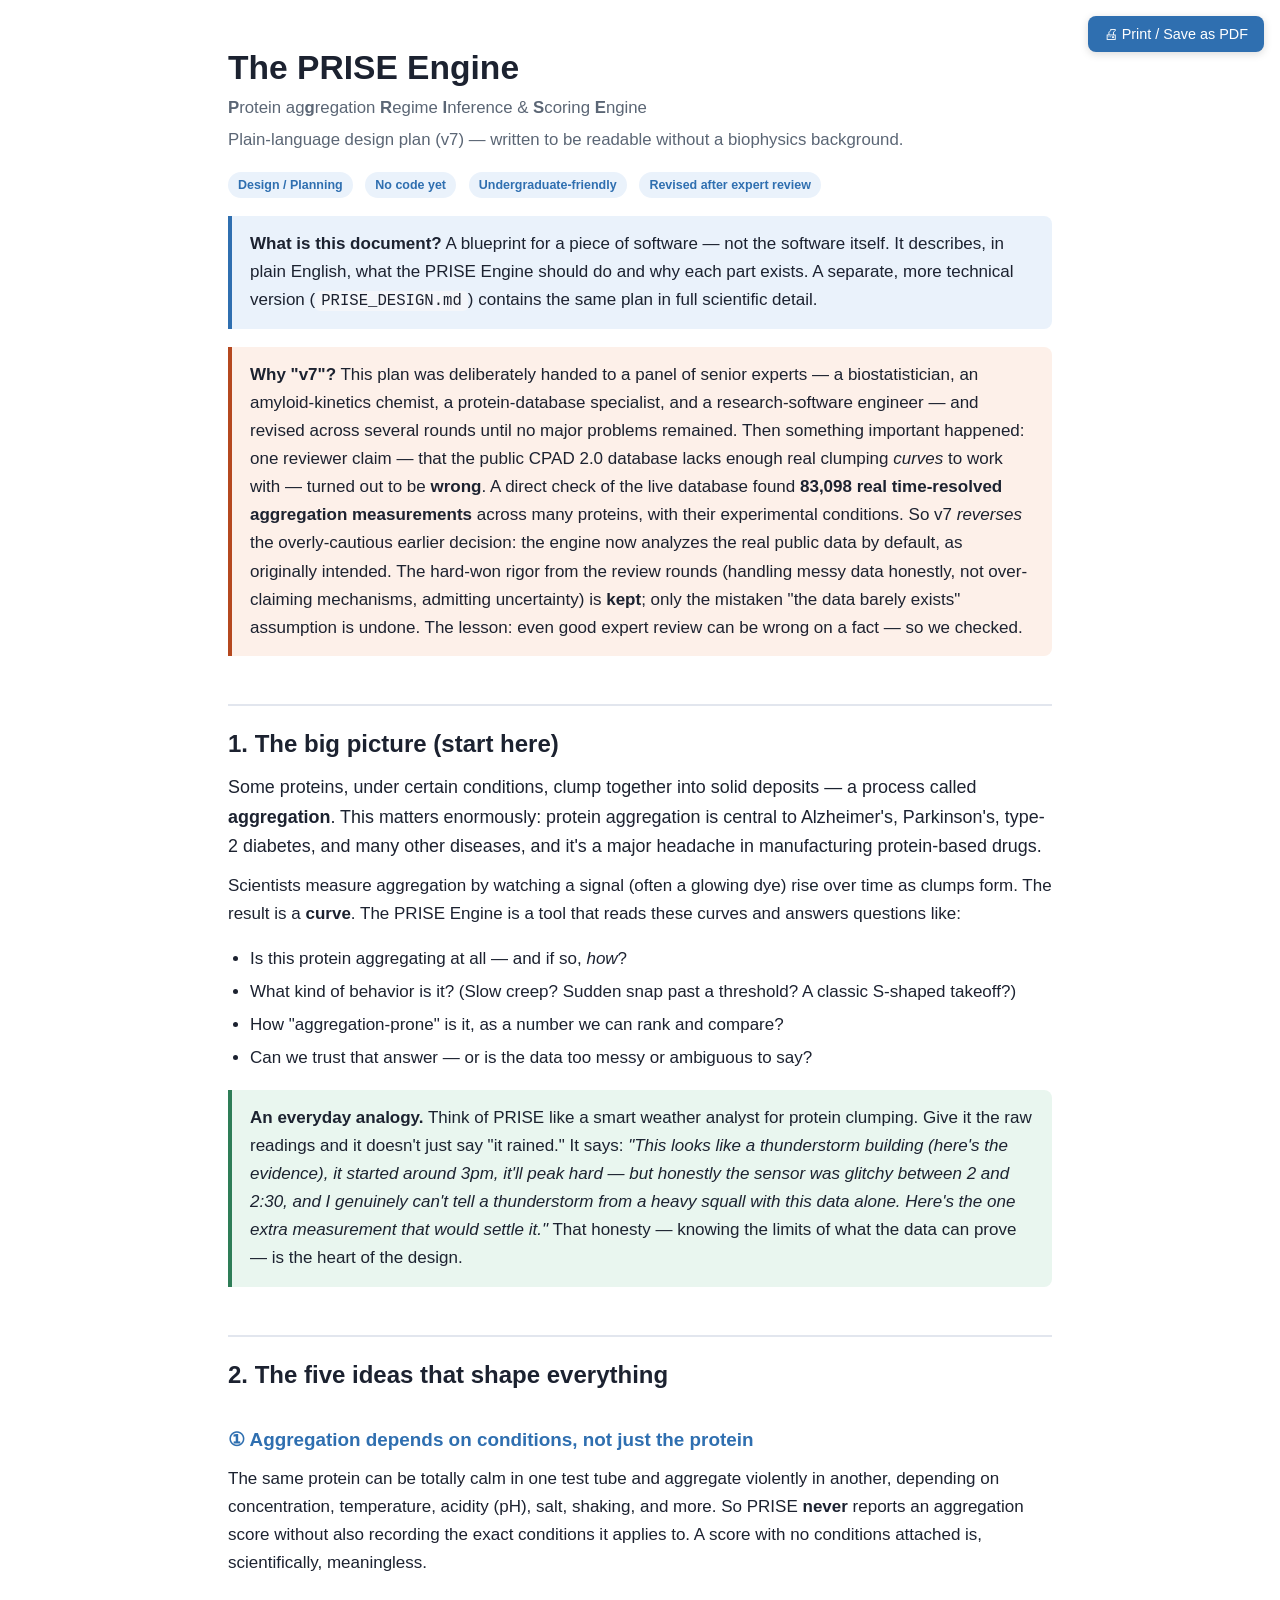
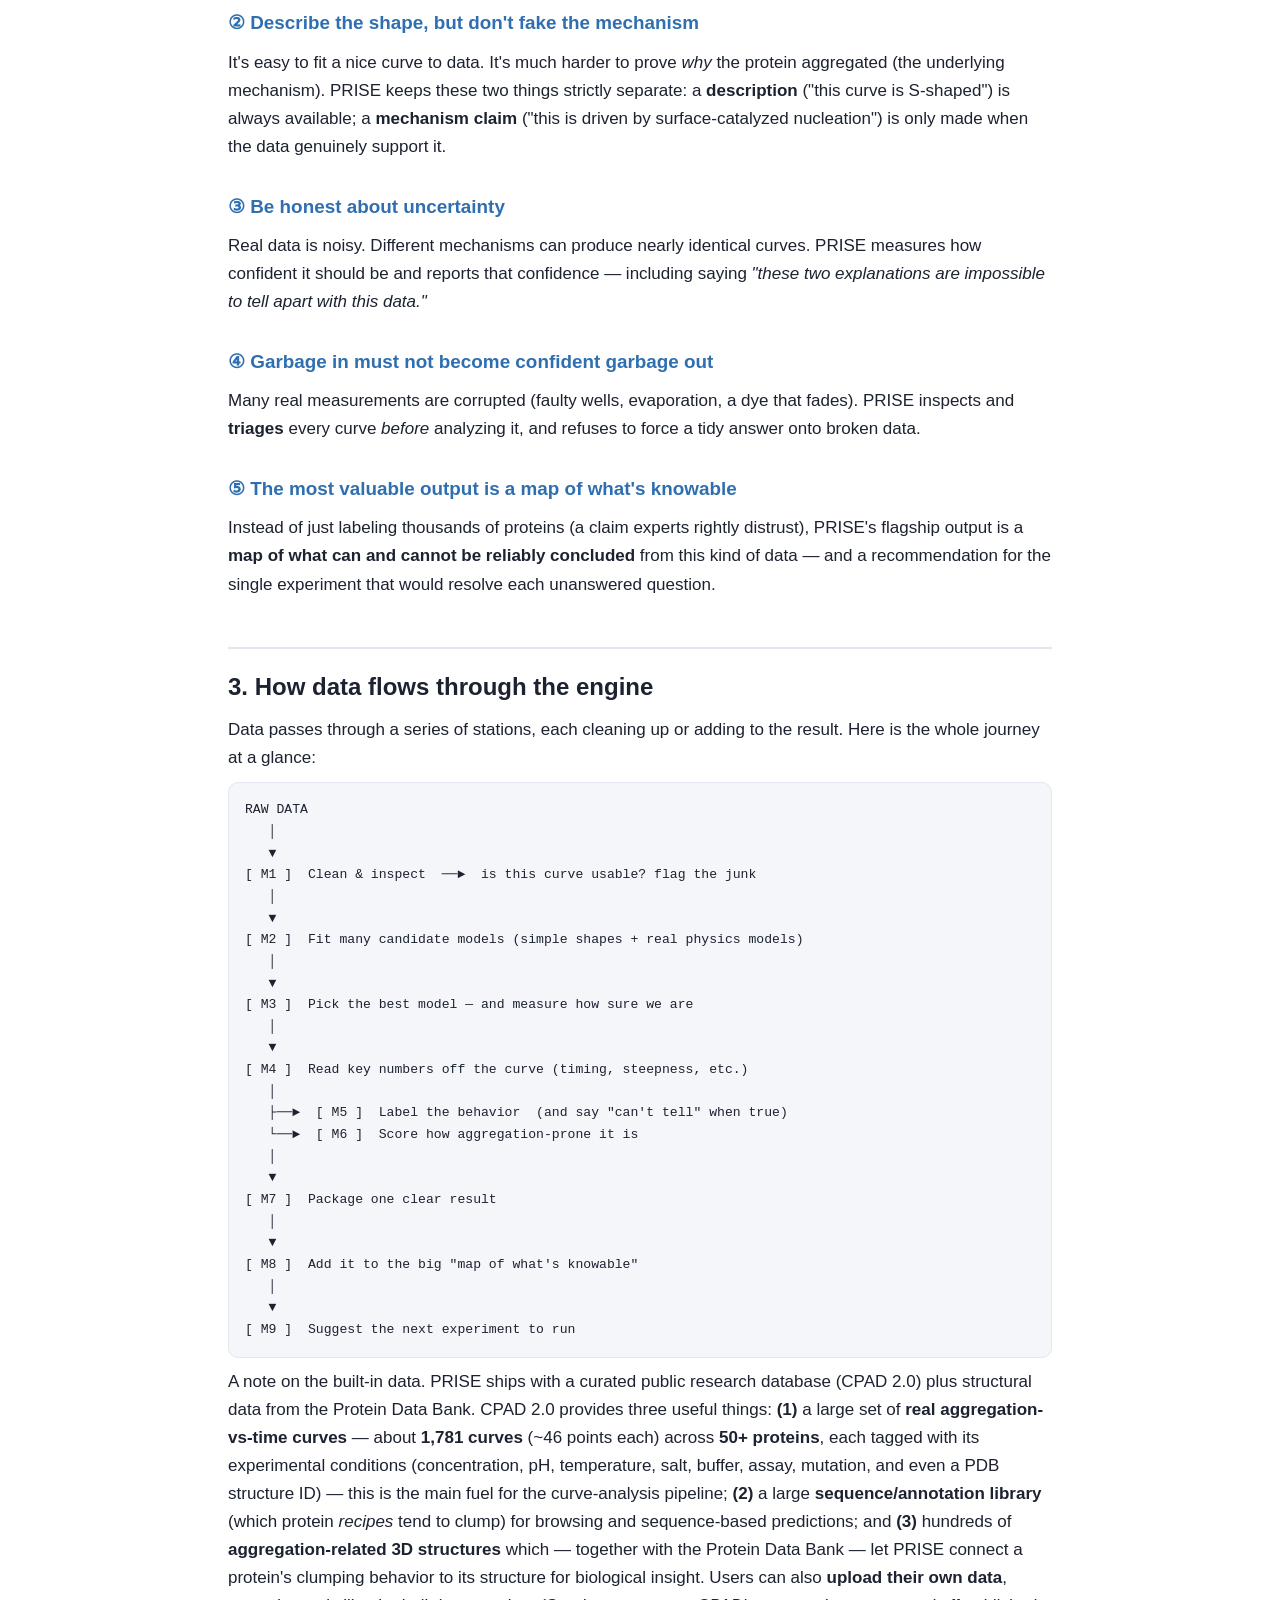
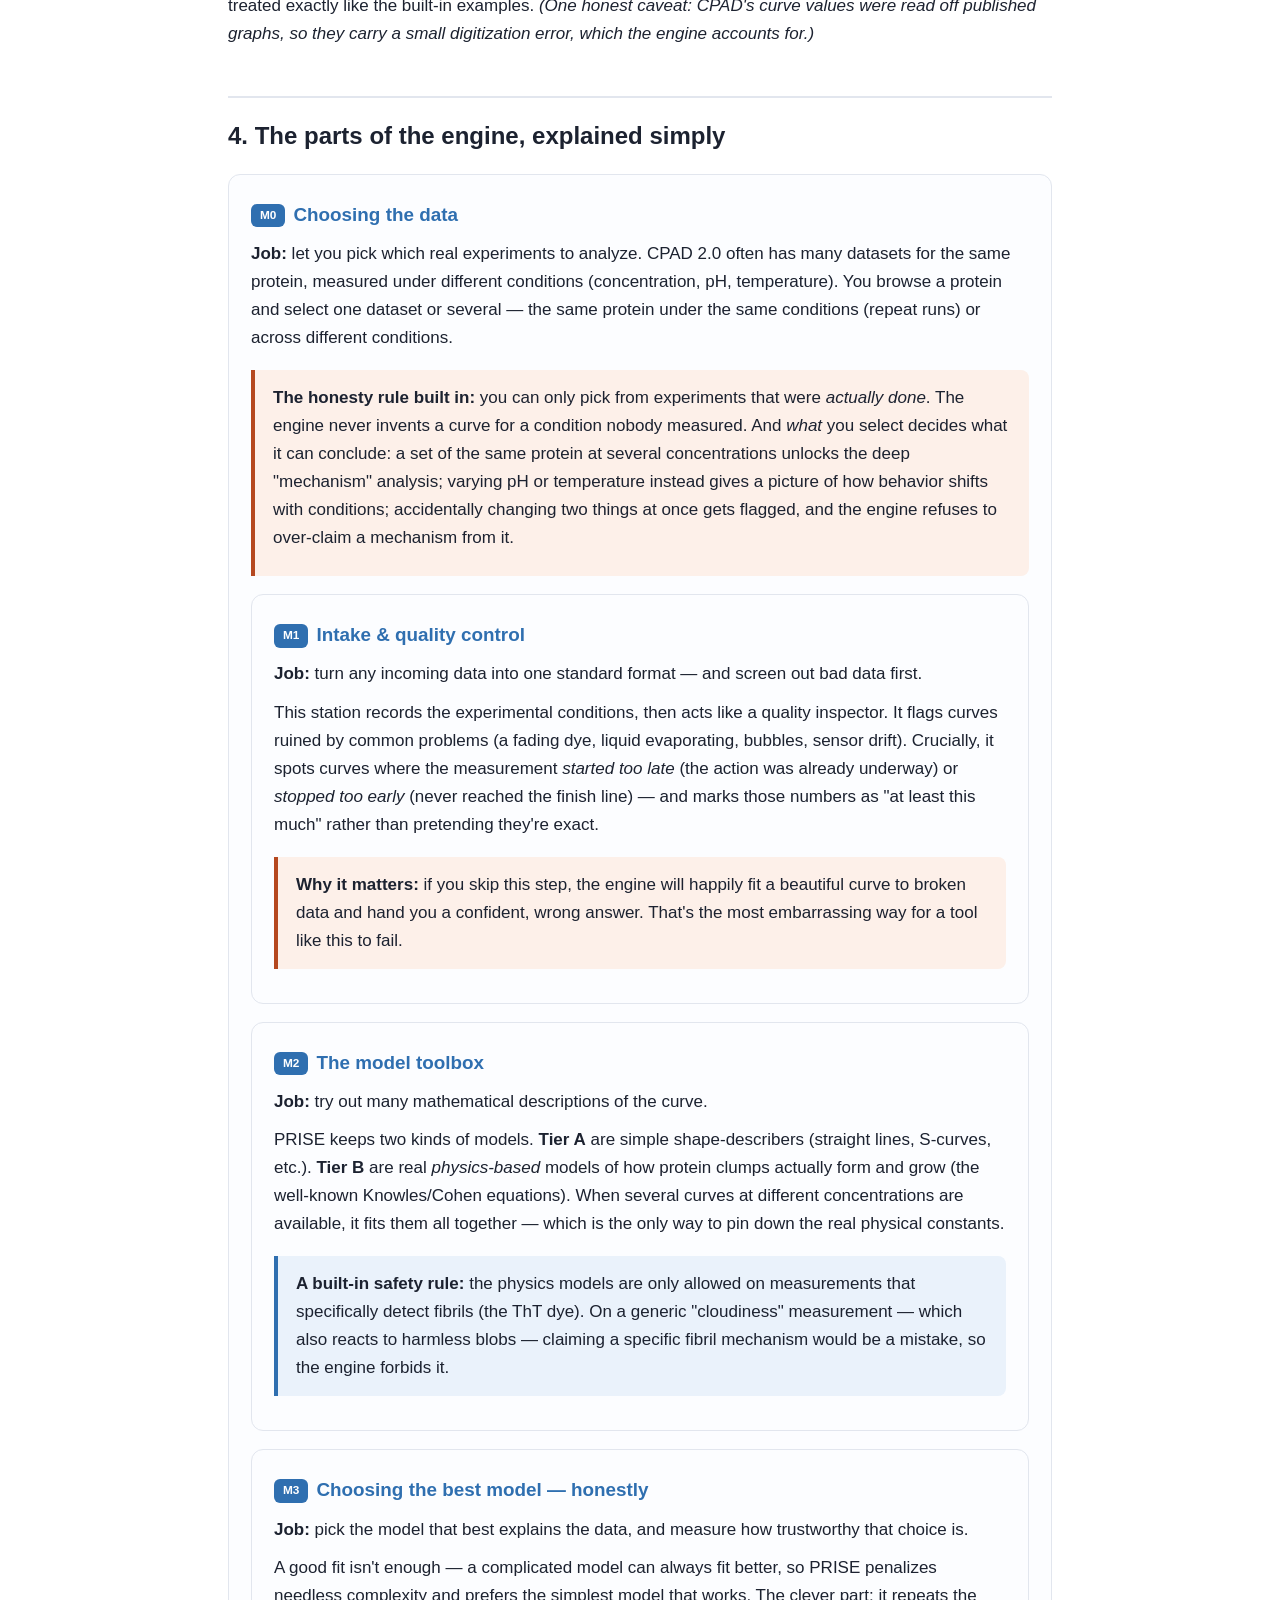
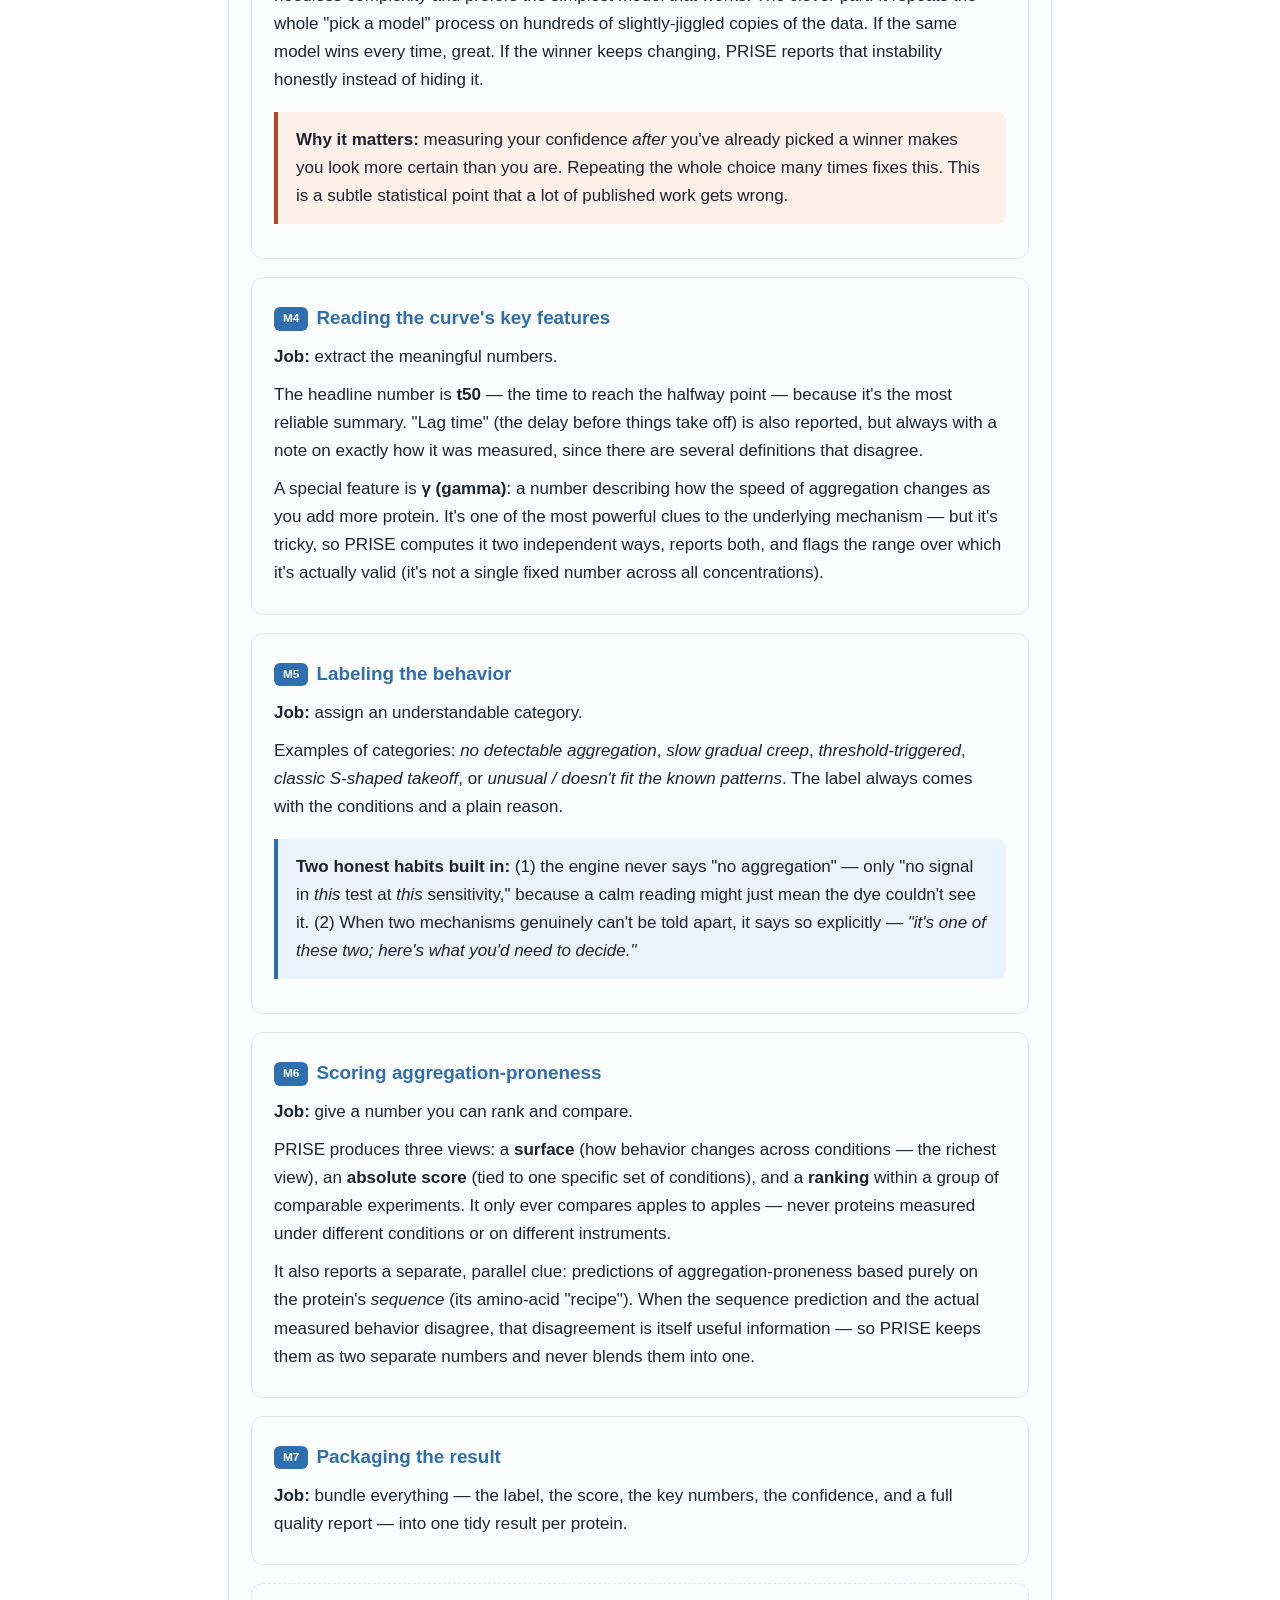
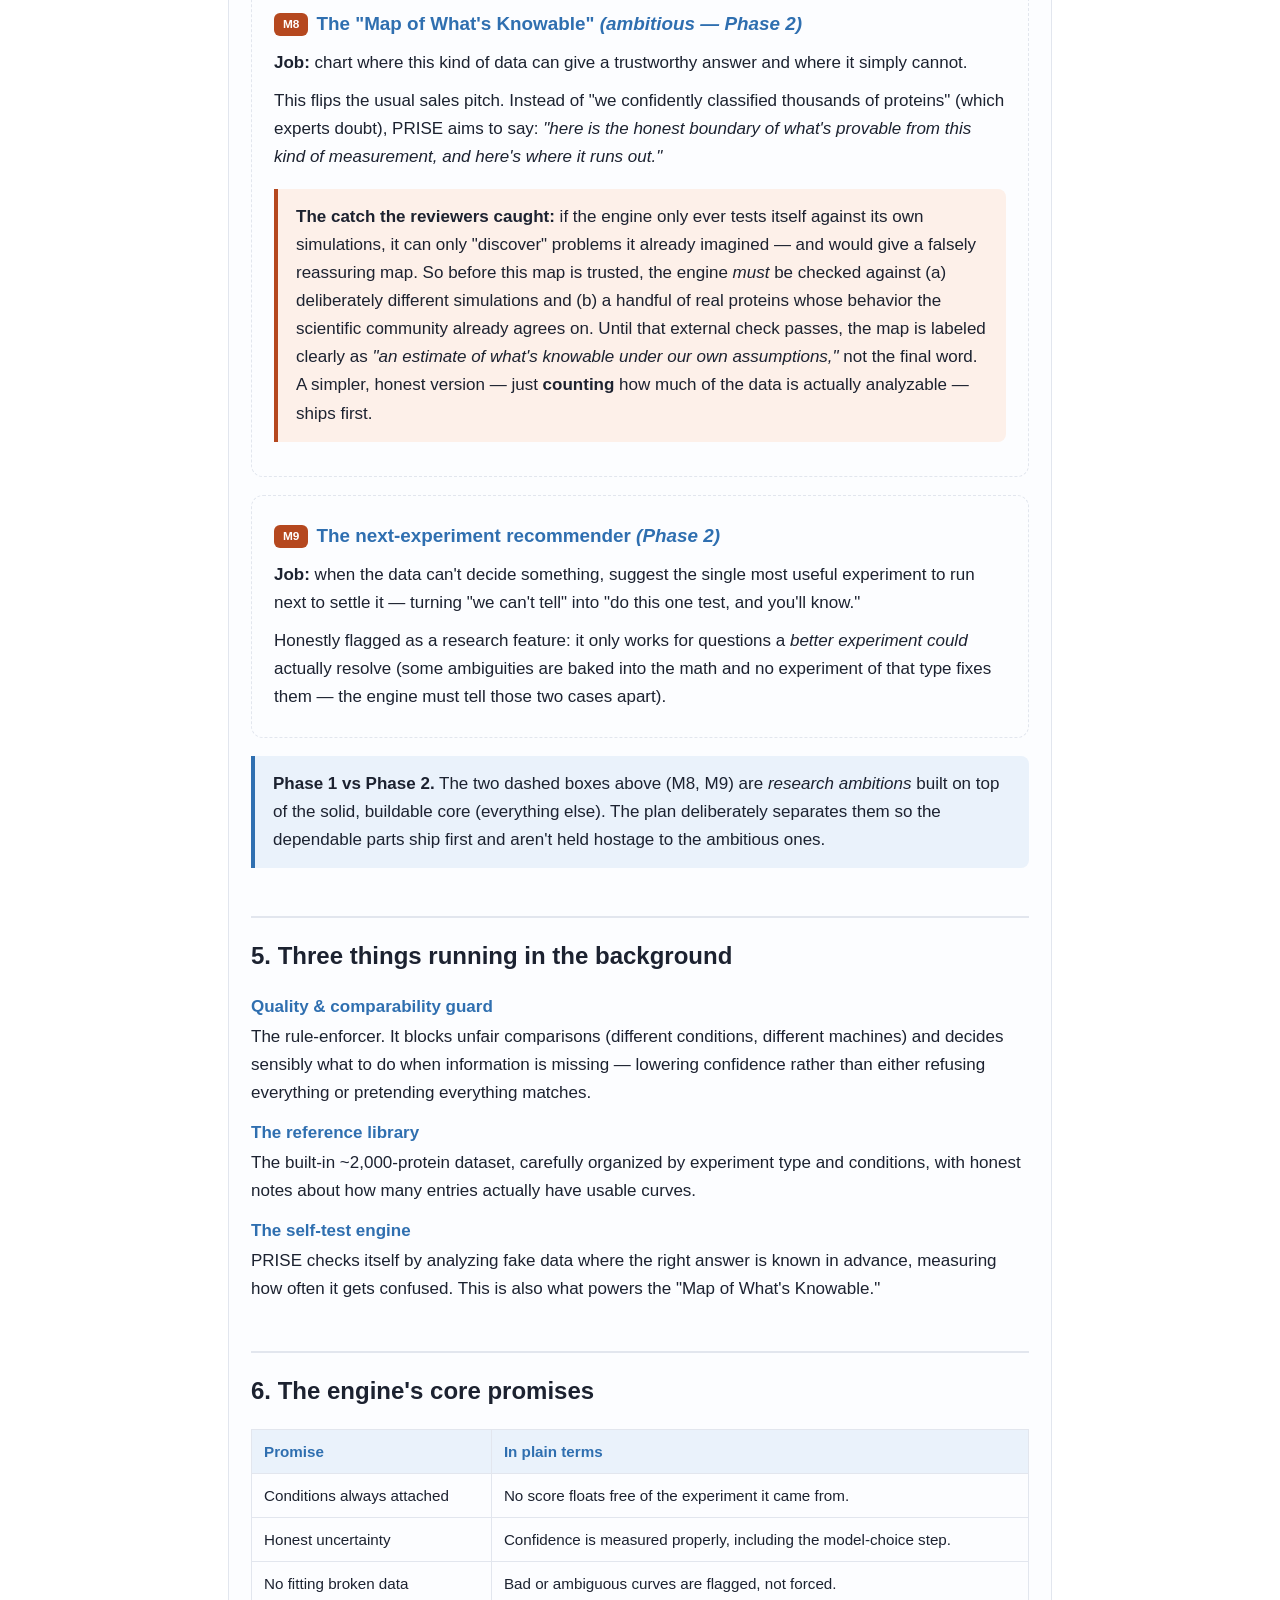
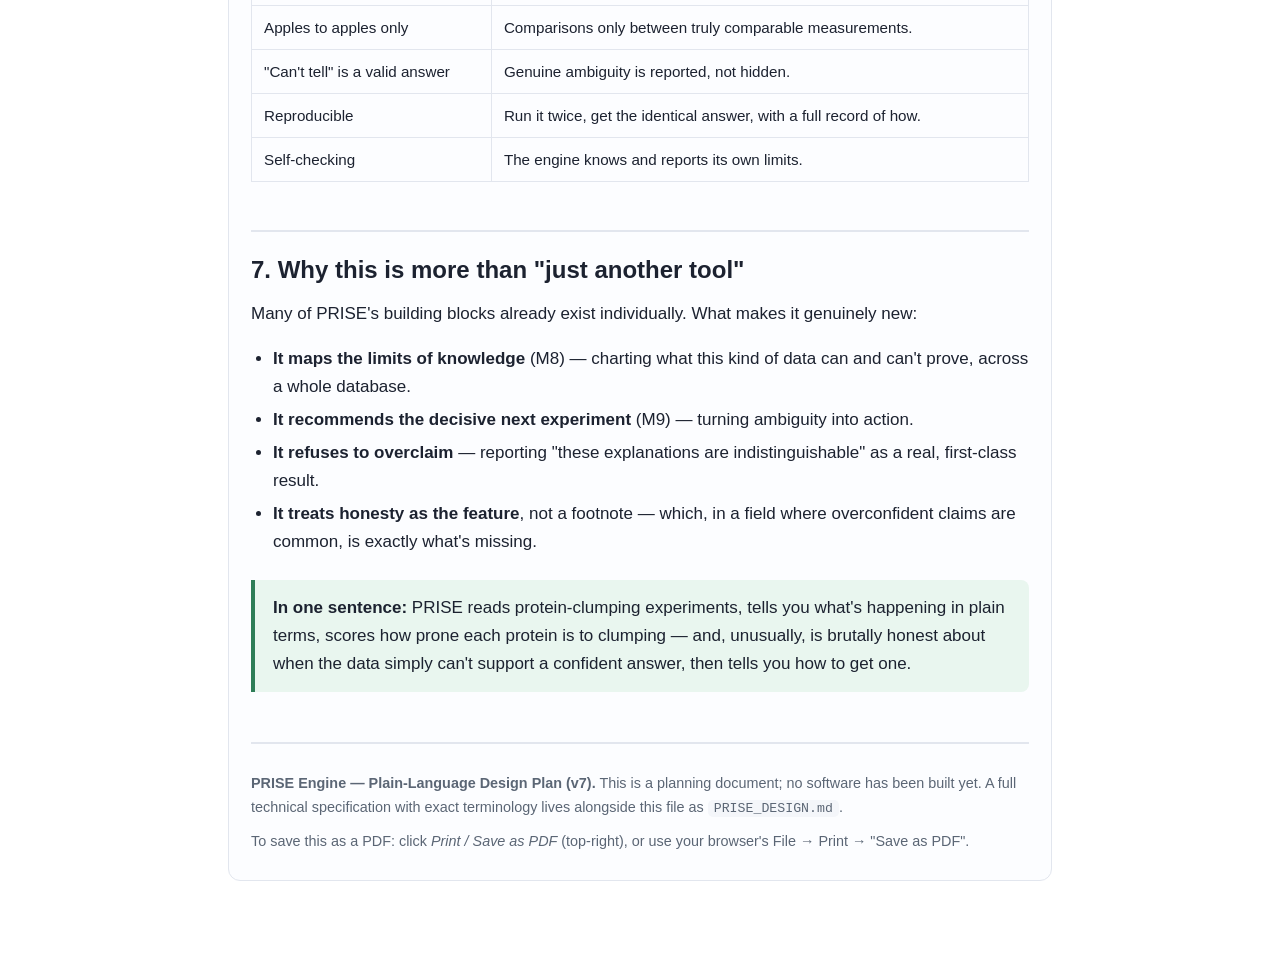
<file: PRISE_Design_Plain.html>
<!DOCTYPE html>
<html lang="en">
<head>
<meta charset="UTF-8">
<meta name="viewport" content="width=device-width, initial-scale=1.0">
<title>PRISE Engine — Design Plan (Plain-Language Edition)</title>
<style>
  :root{
    --ink:#1c2230; --muted:#5b6675; --line:#e2e6ee; --bg:#ffffff;
    --accent:#2f6fb0; --accent-soft:#eaf2fb; --warn:#b5481f; --warn-soft:#fdf0e9;
    --good:#2e7d57; --good-soft:#e9f6ef; --code:#f4f6fa;
  }
  *{box-sizing:border-box;}
  html{scroll-behavior:smooth;}
  body{
    font-family:-apple-system,Segoe UI,Roboto,Helvetica,Arial,sans-serif;
    color:var(--ink); background:var(--bg); line-height:1.65;
    max-width:880px; margin:0 auto; padding:48px 28px 80px;
    font-size:17px;
  }
  h1{font-size:2.1rem; line-height:1.2; margin:0 0 6px;}
  .sub{color:var(--muted); font-size:1.05rem; margin:0 0 4px;}
  .tag{display:inline-block; background:var(--accent-soft); color:var(--accent);
    font-size:.78rem; font-weight:600; padding:3px 10px; border-radius:20px; margin:14px 8px 0 0;}
  h2{font-size:1.5rem; margin:48px 0 4px; padding-top:18px; border-top:2px solid var(--line);}
  h3{font-size:1.18rem; margin:30px 0 6px; color:var(--accent);}
  p{margin:10px 0;}
  .lead{font-size:1.12rem; color:var(--ink);}
  .callout{border-left:4px solid var(--accent); background:var(--accent-soft);
    padding:14px 18px; border-radius:0 8px 8px 0; margin:18px 0;}
  .analogy{border-left:4px solid var(--good); background:var(--good-soft);
    padding:14px 18px; border-radius:0 8px 8px 0; margin:18px 0;}
  .analogy strong, .callout strong{color:inherit;}
  .why{border-left:4px solid var(--warn); background:var(--warn-soft);
    padding:14px 18px; border-radius:0 8px 8px 0; margin:18px 0;}
  .module{border:1px solid var(--line); border-radius:12px; padding:6px 22px 16px;
    margin:18px 0; background:#fcfdff;}
  .module h3{margin-top:18px;}
  .pill{display:inline-block; font-size:.74rem; font-weight:700; color:#fff;
    background:var(--accent); padding:2px 9px; border-radius:6px; margin-right:8px; vertical-align:2px;}
  code{background:var(--code); padding:1px 6px; border-radius:5px; font-size:.92em;
    font-family:Consolas,Menlo,monospace;}
  pre{background:var(--code); padding:14px 16px; border-radius:10px; overflow-x:auto;
    font-size:.86rem; line-height:1.5; border:1px solid var(--line);}
  table{border-collapse:collapse; width:100%; margin:18px 0; font-size:.95rem;}
  th,td{border:1px solid var(--line); padding:9px 12px; text-align:left; vertical-align:top;}
  th{background:var(--accent-soft); color:var(--accent);}
  ul,ol{padding-left:22px;} li{margin:5px 0;}
  .toc{background:#f8fafd; border:1px solid var(--line); border-radius:12px; padding:14px 24px;}
  .toc a{color:var(--accent); text-decoration:none;}
  .toc a:hover{text-decoration:underline;}
  .flow{font-family:Consolas,Menlo,monospace; font-size:.82rem; background:var(--code);
    border:1px solid var(--line); border-radius:10px; padding:16px; white-space:pre; overflow-x:auto;}
  dt{font-weight:700; margin-top:12px; color:var(--accent);}
  dd{margin:2px 0 0 0;}
  .printbtn{position:fixed; top:16px; right:16px; background:var(--accent); color:#fff;
    border:none; padding:10px 16px; border-radius:8px; font-size:.9rem; cursor:pointer;
    box-shadow:0 2px 8px rgba(0,0,0,.15);}
  footer{margin-top:50px; padding-top:18px; border-top:2px solid var(--line);
    color:var(--muted); font-size:.9rem;}
  @media print{
    body{font-size:11.5pt; max-width:none; padding:0;}
    .printbtn{display:none;}
    h2{border-top:1px solid #ccc; page-break-after:avoid;}
    h3{page-break-after:avoid;}
    .module,.callout,.analogy,.why,table,pre,.flow{page-break-inside:avoid;}
    a{color:var(--ink); text-decoration:none;}
  }
</style>
</head>
<body>

<button class="printbtn" onclick="window.print()">🖨 Print / Save as PDF</button>

<h1>The PRISE Engine</h1>
<p class="sub"><strong>P</strong>rotein ag<strong>g</strong>regation <strong>R</strong>egime <strong>I</strong>nference &amp; <strong>S</strong>coring <strong>E</strong>ngine</p>
<p class="sub">Plain-language design plan (v7) — written to be readable without a biophysics background.</p>
<span class="tag">Design / Planning</span>
<span class="tag">No code yet</span>
<span class="tag">Undergraduate-friendly</span>
<span class="tag">Revised after expert review</span>

<div class="callout">
<strong>What is this document?</strong> A blueprint for a piece of software — not the software itself. It describes, in plain English, what the PRISE Engine should do and why each part exists. A separate, more technical version (<code>PRISE_DESIGN.md</code>) contains the same plan in full scientific detail.
</div>

<div class="why">
<strong>Why "v7"?</strong> This plan was deliberately handed to a panel of senior experts — a biostatistician, an amyloid-kinetics chemist, a protein-database specialist, and a research-software engineer — and revised across several rounds until no major problems remained. Then something important happened: one reviewer claim — that the public CPAD&nbsp;2.0 database lacks enough real clumping <em>curves</em> to work with — turned out to be <strong>wrong</strong>. A direct check of the live database found <strong>83,098 real time-resolved aggregation measurements</strong> across many proteins, with their experimental conditions. So v7 <em>reverses</em> the overly-cautious earlier decision: the engine now analyzes the real public data by default, as originally intended. The hard-won rigor from the review rounds (handling messy data honestly, not over-claiming mechanisms, admitting uncertainty) is <strong>kept</strong>; only the mistaken "the data barely exists" assumption is undone. The lesson: even good expert review can be wrong on a fact — so we checked.
</div>

<h2 id="big">1. The big picture (start here)</h2>

<p class="lead">Some proteins, under certain conditions, clump together into solid deposits — a process called <strong>aggregation</strong>. This matters enormously: protein aggregation is central to Alzheimer's, Parkinson's, type-2 diabetes, and many other diseases, and it's a major headache in manufacturing protein-based drugs.</p>

<p>Scientists measure aggregation by watching a signal (often a glowing dye) rise over time as clumps form. The result is a <strong>curve</strong>. The PRISE Engine is a tool that reads these curves and answers questions like:</p>
<ul>
<li>Is this protein aggregating at all — and if so, <em>how</em>?</li>
<li>What kind of behavior is it? (Slow creep? Sudden snap past a threshold? A classic S-shaped takeoff?)</li>
<li>How "aggregation-prone" is it, as a number we can rank and compare?</li>
<li>Can we trust that answer — or is the data too messy or ambiguous to say?</li>
</ul>

<div class="analogy">
<strong>An everyday analogy.</strong> Think of PRISE like a smart weather analyst for protein clumping. Give it the raw readings and it doesn't just say "it rained." It says: <em>"This looks like a thunderstorm building (here's the evidence), it started around 3pm, it'll peak hard — but honestly the sensor was glitchy between 2 and 2:30, and I genuinely can't tell a thunderstorm from a heavy squall with this data alone. Here's the one extra measurement that would settle it."</em> That honesty — knowing the limits of what the data can prove — is the heart of the design.
</div>

<h2 id="principles">2. The five ideas that shape everything</h2>

<h3>① Aggregation depends on conditions, not just the protein</h3>
<p>The same protein can be totally calm in one test tube and aggregate violently in another, depending on concentration, temperature, acidity (pH), salt, shaking, and more. So PRISE <strong>never</strong> reports an aggregation score without also recording the exact conditions it applies to. A score with no conditions attached is, scientifically, meaningless.</p>

<h3>② Describe the shape, but don't fake the mechanism</h3>
<p>It's easy to fit a nice curve to data. It's much harder to prove <em>why</em> the protein aggregated (the underlying mechanism). PRISE keeps these two things strictly separate: a <strong>description</strong> ("this curve is S-shaped") is always available; a <strong>mechanism claim</strong> ("this is driven by surface-catalyzed nucleation") is only made when the data genuinely support it.</p>

<h3>③ Be honest about uncertainty</h3>
<p>Real data is noisy. Different mechanisms can produce nearly identical curves. PRISE measures how confident it should be and reports that confidence — including saying <em>"these two explanations are impossible to tell apart with this data."</em></p>

<h3>④ Garbage in must not become confident garbage out</h3>
<p>Many real measurements are corrupted (faulty wells, evaporation, a dye that fades). PRISE inspects and <strong>triages</strong> every curve <em>before</em> analyzing it, and refuses to force a tidy answer onto broken data.</p>

<h3>⑤ The most valuable output is a map of what's knowable</h3>
<p>Instead of just labeling thousands of proteins (a claim experts rightly distrust), PRISE's flagship output is a <strong>map of what can and cannot be reliably concluded</strong> from this kind of data — and a recommendation for the single experiment that would resolve each unanswered question.</p>

<h2 id="flow">3. How data flows through the engine</h2>

<p>Data passes through a series of stations, each cleaning up or adding to the result. Here is the whole journey at a glance:</p>

<div class="flow">RAW DATA
   │
   ▼
[ M1 ]  Clean &amp; inspect  ──►  is this curve usable? flag the junk
   │
   ▼
[ M2 ]  Fit many candidate models (simple shapes + real physics models)
   │
   ▼
[ M3 ]  Pick the best model — and measure how sure we are
   │
   ▼
[ M4 ]  Read key numbers off the curve (timing, steepness, etc.)
   │
   ├──►  [ M5 ]  Label the behavior  (and say "can't tell" when true)
   └──►  [ M6 ]  Score how aggregation-prone it is
   │
   ▼
[ M7 ]  Package one clear result
   │
   ▼
[ M8 ]  Add it to the big "map of what's knowable"
   │
   ▼
[ M9 ]  Suggest the next experiment to run</div>

<p>A note on the built-in data. PRISE ships with a curated public research database (CPAD&nbsp;2.0) plus structural data from the Protein Data Bank. CPAD&nbsp;2.0 provides three useful things: <strong>(1)</strong> a large set of <strong>real aggregation-vs-time curves</strong> — about <strong>1,781 curves</strong> (~46 points each) across <strong>50+ proteins</strong>, each tagged with its experimental conditions (concentration, pH, temperature, salt, buffer, assay, mutation, and even a PDB structure ID) — this is the main fuel for the curve-analysis pipeline; <strong>(2)</strong> a large <strong>sequence/annotation library</strong> (which protein <em>recipes</em> tend to clump) for browsing and sequence-based predictions; and <strong>(3)</strong> hundreds of <strong>aggregation-related 3D structures</strong> which — together with the Protein Data Bank — let PRISE connect a protein's clumping behavior to its structure for biological insight. Users can also <strong>upload their own data</strong>, treated exactly like the built-in examples. <em>(One honest caveat: CPAD's curve values were read off published graphs, so they carry a small digitization error, which the engine accounts for.)</em></p>

<h2 id="modules">4. The parts of the engine, explained simply</h2>

<div class="module">
<h3><span class="pill">M0</span>Choosing the data</h3>
<p><strong>Job:</strong> let you pick which real experiments to analyze. CPAD&nbsp;2.0 often has many datasets for the same protein, measured under different conditions (concentration, pH, temperature). You browse a protein and select one dataset or several — the same protein under the same conditions (repeat runs) or across different conditions.</p>
<div class="why"><strong>The honesty rule built in:</strong> you can only pick from experiments that were <em>actually done</em>. The engine never invents a curve for a condition nobody measured. And <em>what</em> you select decides what it can conclude: a set of the same protein at several concentrations unlocks the deep "mechanism" analysis; varying pH or temperature instead gives a picture of how behavior shifts with conditions; accidentally changing two things at once gets flagged, and the engine refuses to over-claim a mechanism from it.</p>
</div>

<div class="module">
<h3><span class="pill">M1</span>Intake &amp; quality control</h3>
<p><strong>Job:</strong> turn any incoming data into one standard format — and screen out bad data first.</p>
<p>This station records the experimental conditions, then acts like a quality inspector. It flags curves ruined by common problems (a fading dye, liquid evaporating, bubbles, sensor drift). Crucially, it spots curves where the measurement <em>started too late</em> (the action was already underway) or <em>stopped too early</em> (never reached the finish line) — and marks those numbers as "at least this much" rather than pretending they're exact.</p>
<div class="why"><strong>Why it matters:</strong> if you skip this step, the engine will happily fit a beautiful curve to broken data and hand you a confident, wrong answer. That's the most embarrassing way for a tool like this to fail.</div>
</div>

<div class="module">
<h3><span class="pill">M2</span>The model toolbox</h3>
<p><strong>Job:</strong> try out many mathematical descriptions of the curve.</p>
<p>PRISE keeps two kinds of models. <strong>Tier A</strong> are simple shape-describers (straight lines, S-curves, etc.). <strong>Tier B</strong> are real <em>physics-based</em> models of how protein clumps actually form and grow (the well-known Knowles/Cohen equations). When several curves at different concentrations are available, it fits them all together — which is the only way to pin down the real physical constants.</p>
<div class="callout"><strong>A built-in safety rule:</strong> the physics models are only allowed on measurements that specifically detect fibrils (the ThT dye). On a generic "cloudiness" measurement — which also reacts to harmless blobs — claiming a specific fibril mechanism would be a mistake, so the engine forbids it.</div>
</div>

<div class="module">
<h3><span class="pill">M3</span>Choosing the best model — honestly</h3>
<p><strong>Job:</strong> pick the model that best explains the data, and measure how trustworthy that choice is.</p>
<p>A good fit isn't enough — a complicated model can always fit better, so PRISE penalizes needless complexity and prefers the simplest model that works. The clever part: it repeats the whole "pick a model" process on hundreds of slightly-jiggled copies of the data. If the same model wins every time, great. If the winner keeps changing, PRISE reports that instability honestly instead of hiding it.</p>
<div class="why"><strong>Why it matters:</strong> measuring your confidence <em>after</em> you've already picked a winner makes you look more certain than you are. Repeating the whole choice many times fixes this. This is a subtle statistical point that a lot of published work gets wrong.</div>
</div>

<div class="module">
<h3><span class="pill">M4</span>Reading the curve's key features</h3>
<p><strong>Job:</strong> extract the meaningful numbers.</p>
<p>The headline number is <strong>t50</strong> — the time to reach the halfway point — because it's the most reliable summary. "Lag time" (the delay before things take off) is also reported, but always with a note on exactly how it was measured, since there are several definitions that disagree.</p>
<p>A special feature is <strong>γ (gamma)</strong>: a number describing how the speed of aggregation changes as you add more protein. It's one of the most powerful clues to the underlying mechanism — but it's tricky, so PRISE computes it two independent ways, reports both, and flags the range over which it's actually valid (it's not a single fixed number across all concentrations).</p>
</div>

<div class="module">
<h3><span class="pill">M5</span>Labeling the behavior</h3>
<p><strong>Job:</strong> assign an understandable category.</p>
<p>Examples of categories: <em>no detectable aggregation</em>, <em>slow gradual creep</em>, <em>threshold-triggered</em>, <em>classic S-shaped takeoff</em>, or <em>unusual / doesn't fit the known patterns</em>. The label always comes with the conditions and a plain reason.</p>
<div class="callout"><strong>Two honest habits built in:</strong> (1) the engine never says "no aggregation" — only "no signal in <em>this</em> test at <em>this</em> sensitivity," because a calm reading might just mean the dye couldn't see it. (2) When two mechanisms genuinely can't be told apart, it says so explicitly — <em>"it's one of these two; here's what you'd need to decide."</em></div>
</div>

<div class="module">
<h3><span class="pill">M6</span>Scoring aggregation-proneness</h3>
<p><strong>Job:</strong> give a number you can rank and compare.</p>
<p>PRISE produces three views: a <strong>surface</strong> (how behavior changes across conditions — the richest view), an <strong>absolute score</strong> (tied to one specific set of conditions), and a <strong>ranking</strong> within a group of comparable experiments. It only ever compares apples to apples — never proteins measured under different conditions or on different instruments.</p>
<p>It also reports a separate, parallel clue: predictions of aggregation-proneness based purely on the protein's <em>sequence</em> (its amino-acid "recipe"). When the sequence prediction and the actual measured behavior disagree, that disagreement is itself useful information — so PRISE keeps them as two separate numbers and never blends them into one.</p>
</div>

<div class="module">
<h3><span class="pill">M7</span>Packaging the result</h3>
<p><strong>Job:</strong> bundle everything — the label, the score, the key numbers, the confidence, and a full quality report — into one tidy result per protein.</p>
</div>

<div class="module" style="border-style:dashed;">
<h3><span class="pill" style="background:var(--warn);">M8</span>The "Map of What's Knowable" <em>(ambitious — Phase 2)</em></h3>
<p><strong>Job:</strong> chart where this kind of data can give a trustworthy answer and where it simply cannot.</p>
<p>This flips the usual sales pitch. Instead of "we confidently classified thousands of proteins" (which experts doubt), PRISE aims to say: <em>"here is the honest boundary of what's provable from this kind of measurement, and here's where it runs out."</em></p>
<div class="why"><strong>The catch the reviewers caught:</strong> if the engine only ever tests itself against its own simulations, it can only "discover" problems it already imagined — and would give a falsely reassuring map. So before this map is trusted, the engine <em>must</em> be checked against (a) deliberately different simulations and (b) a handful of real proteins whose behavior the scientific community already agrees on. Until that external check passes, the map is labeled clearly as <em>"an estimate of what's knowable under our own assumptions,"</em> not the final word. A simpler, honest version — just <strong>counting</strong> how much of the data is actually analyzable — ships first.</div>
</div>

<div class="module" style="border-style:dashed;">
<h3><span class="pill" style="background:var(--warn);">M9</span>The next-experiment recommender <em>(Phase 2)</em></h3>
<p><strong>Job:</strong> when the data can't decide something, suggest the single most useful experiment to run next to settle it — turning "we can't tell" into "do this one test, and you'll know."</p>
<p>Honestly flagged as a research feature: it only works for questions a <em>better experiment could</em> actually resolve (some ambiguities are baked into the math and no experiment of that type fixes them — the engine must tell those two cases apart).</p>
</div>

<div class="callout"><strong>Phase 1 vs Phase 2.</strong> The two dashed boxes above (M8, M9) are <em>research ambitions</em> built on top of the solid, buildable core (everything else). The plan deliberately separates them so the dependable parts ship first and aren't held hostage to the ambitious ones.</div>

<h2 id="services">5. Three things running in the background</h2>
<dl>
<dt>Quality &amp; comparability guard</dt>
<dd>The rule-enforcer. It blocks unfair comparisons (different conditions, different machines) and decides sensibly what to do when information is missing — lowering confidence rather than either refusing everything or pretending everything matches.</dd>
<dt>The reference library</dt>
<dd>The built-in ~2,000-protein dataset, carefully organized by experiment type and conditions, with honest notes about how many entries actually have usable curves.</dd>
<dt>The self-test engine</dt>
<dd>PRISE checks itself by analyzing fake data where the right answer is known in advance, measuring how often it gets confused. This is also what powers the "Map of What's Knowable."</dd>
</dl>

<h2 id="promises">6. The engine's core promises</h2>
<table>
<tr><th>Promise</th><th>In plain terms</th></tr>
<tr><td>Conditions always attached</td><td>No score floats free of the experiment it came from.</td></tr>
<tr><td>Honest uncertainty</td><td>Confidence is measured properly, including the model-choice step.</td></tr>
<tr><td>No fitting broken data</td><td>Bad or ambiguous curves are flagged, not forced.</td></tr>
<tr><td>Apples to apples only</td><td>Comparisons only between truly comparable measurements.</td></tr>
<tr><td>"Can't tell" is a valid answer</td><td>Genuine ambiguity is reported, not hidden.</td></tr>
<tr><td>Reproducible</td><td>Run it twice, get the identical answer, with a full record of how.</td></tr>
<tr><td>Self-checking</td><td>The engine knows and reports its own limits.</td></tr>
</table>

<h2 id="novel">7. Why this is more than "just another tool"</h2>
<p>Many of PRISE's building blocks already exist individually. What makes it genuinely new:</p>
<ul>
<li><strong>It maps the limits of knowledge</strong> (M8) — charting what this kind of data can and can't prove, across a whole database.</li>
<li><strong>It recommends the decisive next experiment</strong> (M9) — turning ambiguity into action.</li>
<li><strong>It refuses to overclaim</strong> — reporting "these explanations are indistinguishable" as a real, first-class result.</li>
<li><strong>It treats honesty as the feature</strong>, not a footnote — which, in a field where overconfident claims are common, is exactly what's missing.</li>
</ul>

<div class="analogy" style="margin-top:24px;">
<strong>In one sentence:</strong> PRISE reads protein-clumping experiments, tells you what's happening in plain terms, scores how prone each protein is to clumping — and, unusually, is brutally honest about when the data simply can't support a confident answer, then tells you how to get one.
</div>

<footer>
<p><strong>PRISE Engine — Plain-Language Design Plan (v7).</strong> This is a planning document; no software has been built yet. A full technical specification with exact terminology lives alongside this file as <code>PRISE_DESIGN.md</code>.</p>
<p>To save this as a PDF: click <em>Print / Save as PDF</em> (top-right), or use your browser's File → Print → "Save as PDF".</p>
</footer>

</body>
</html>
</file>
